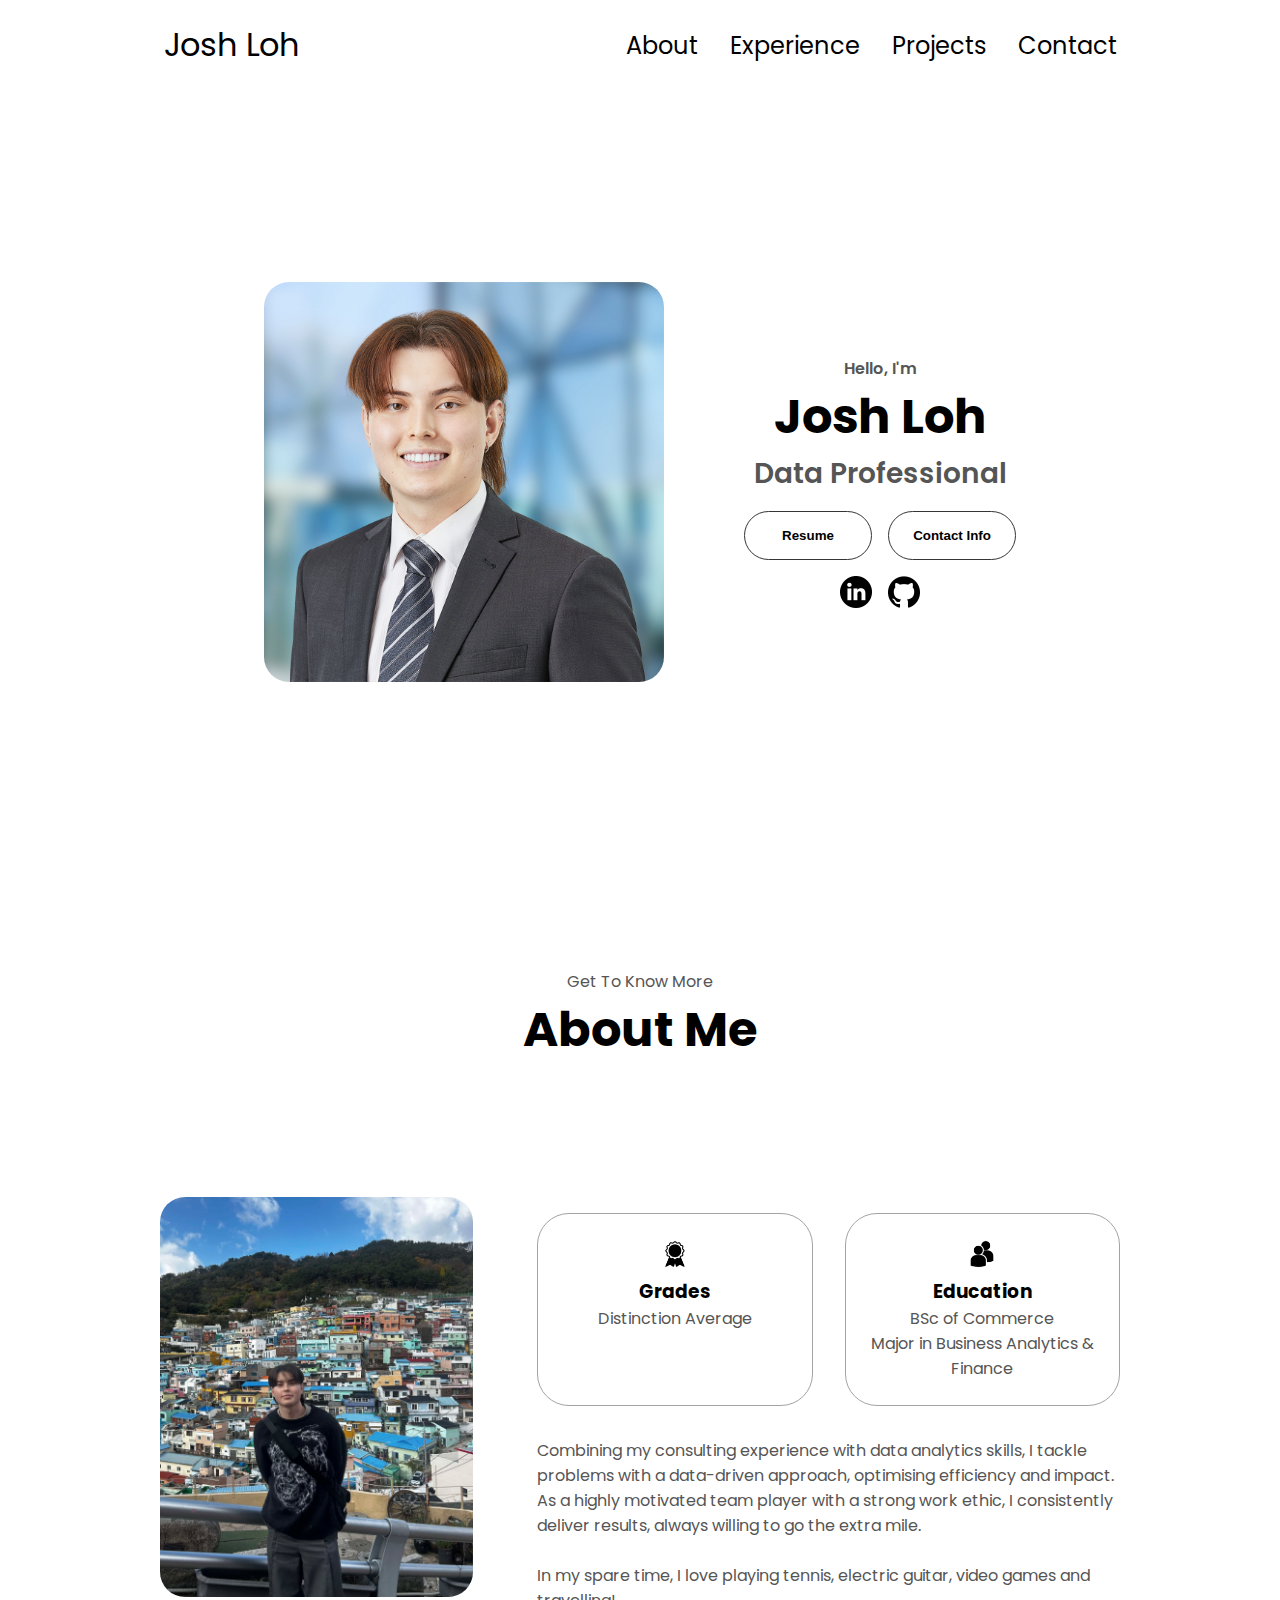
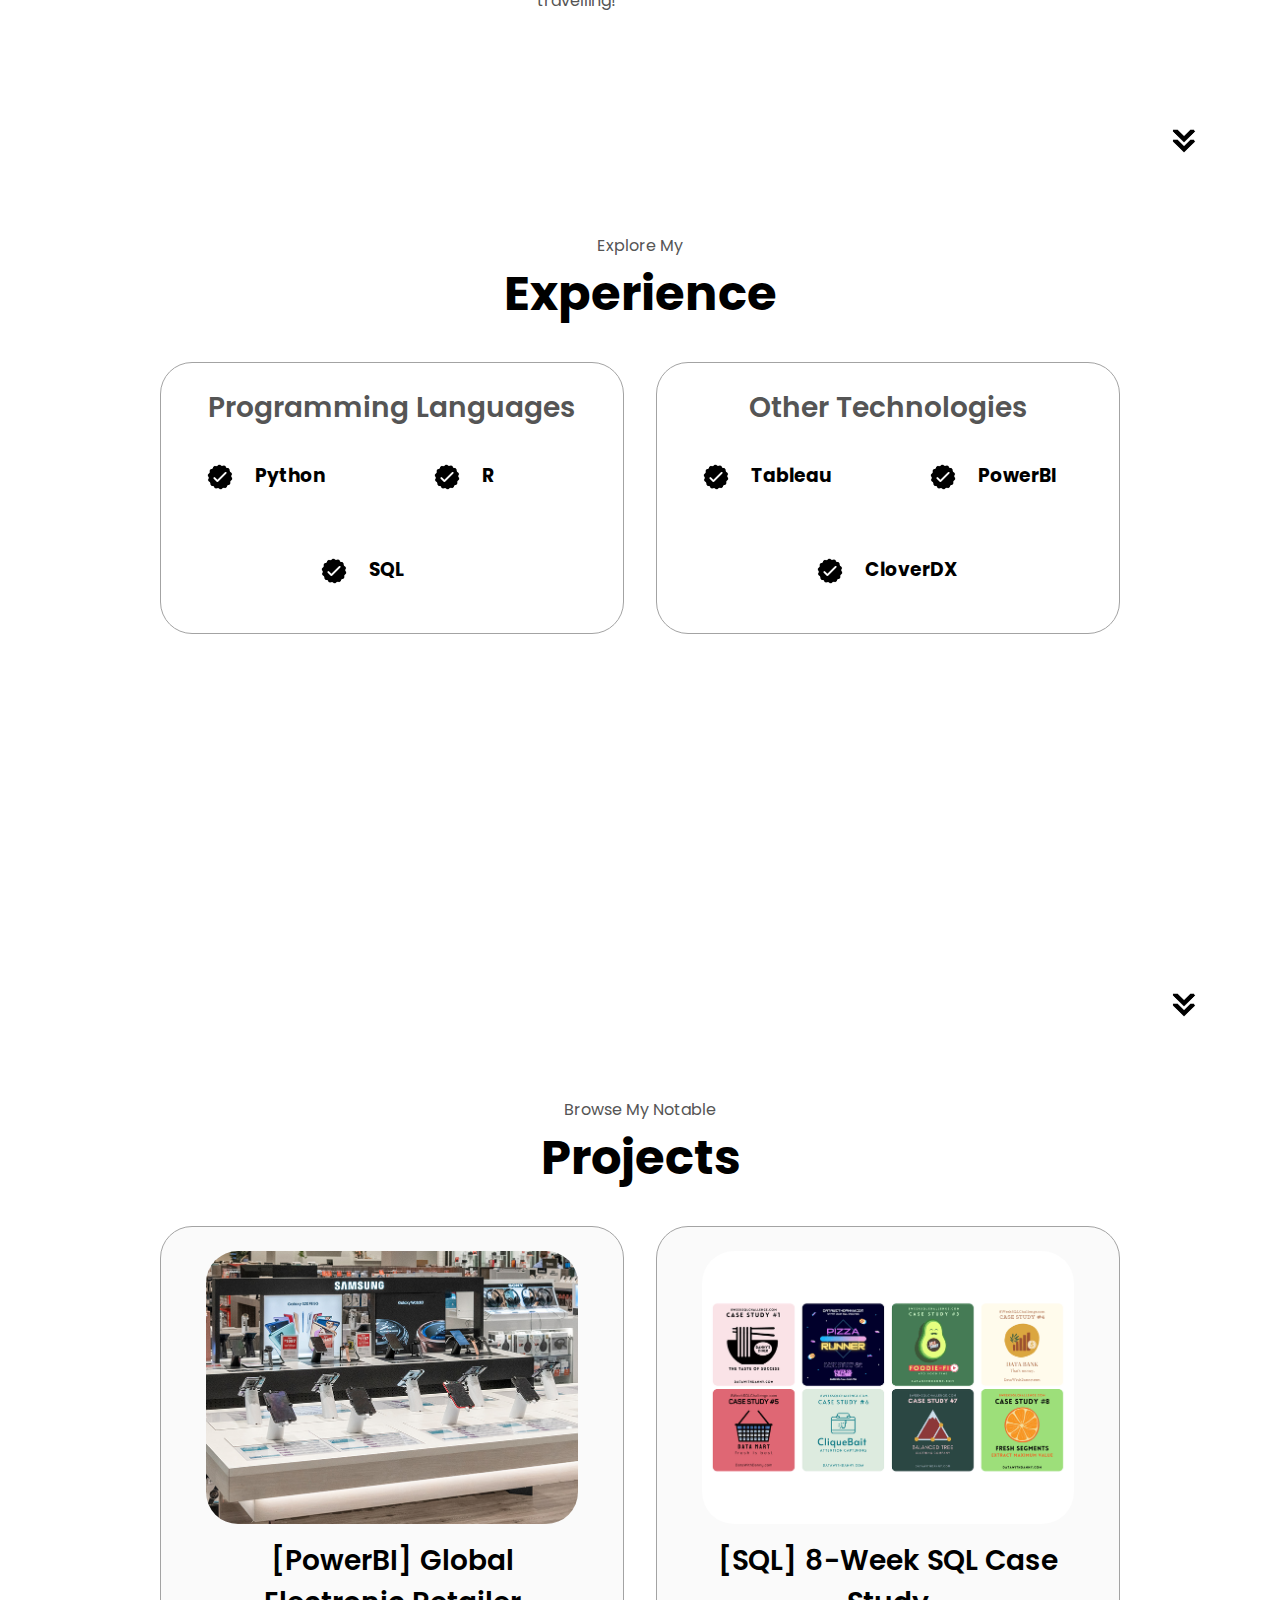
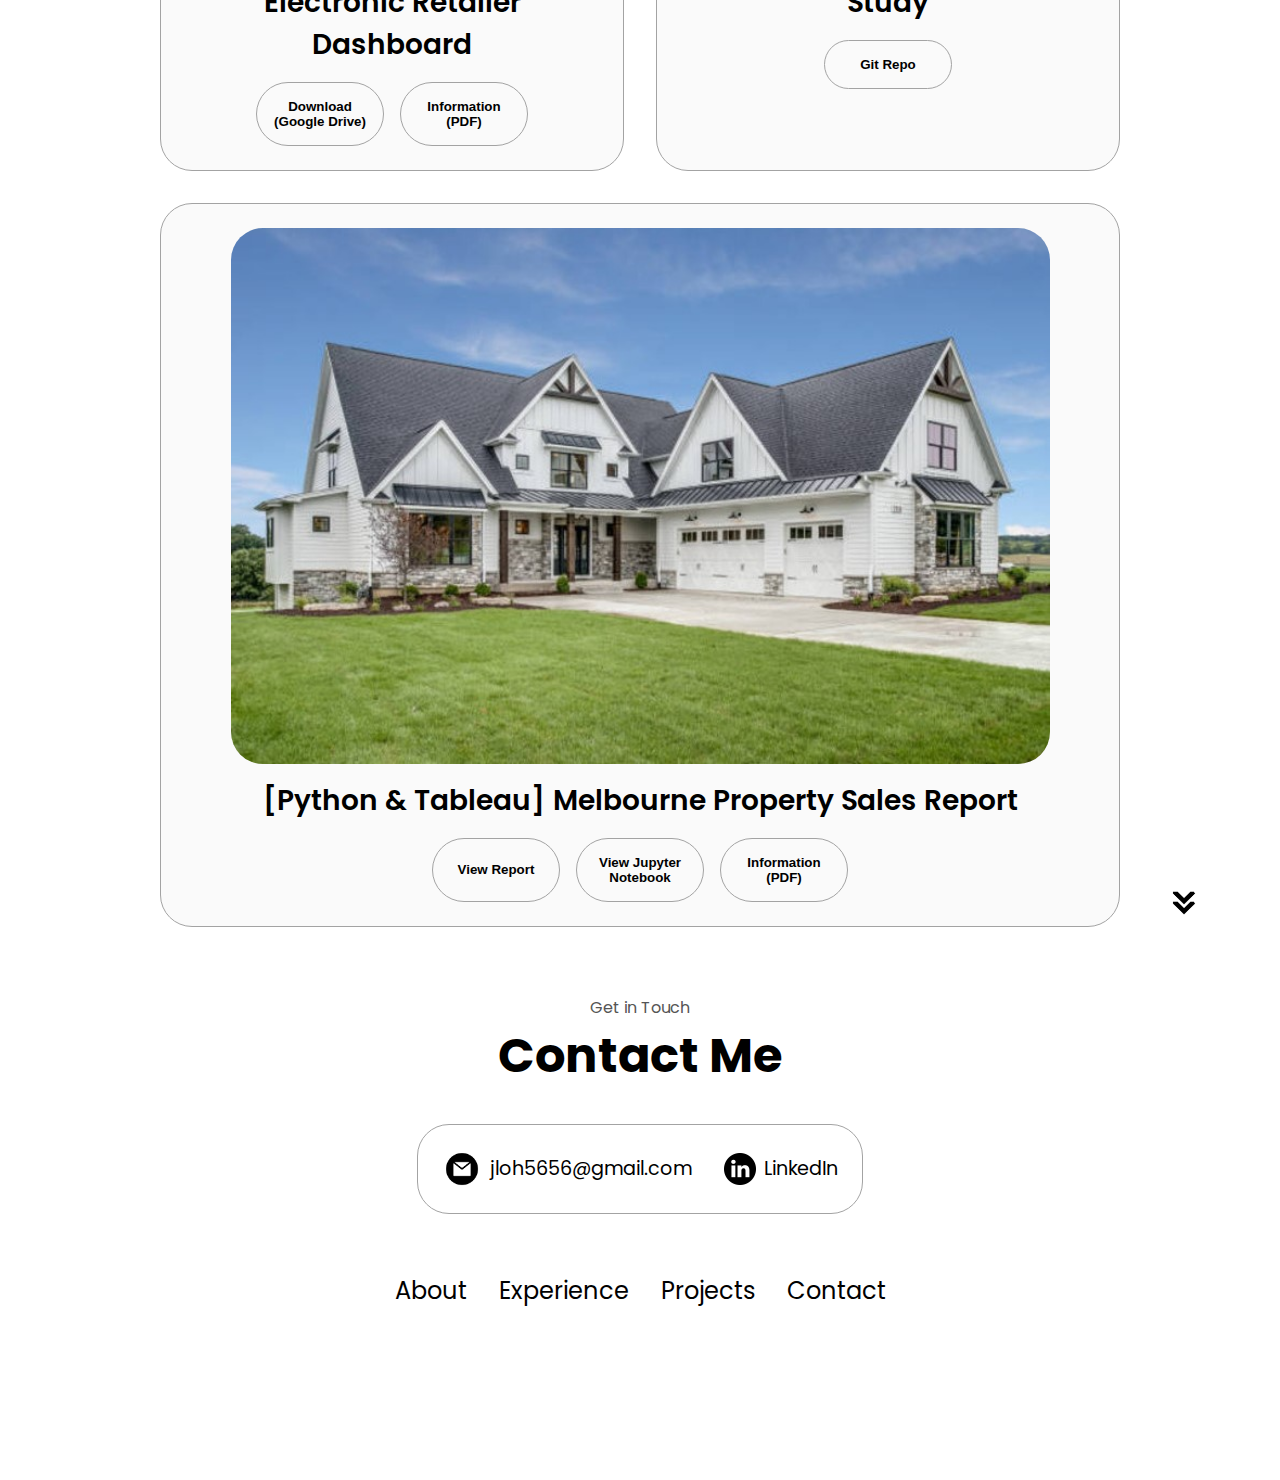
<file: index.html>
<!DOCTYPE html>
<html lang="en">
  <head>
    <meta charset="UTF-8" />
    <meta http-equiv="X-UA-Compatible" content="IE=edge" />
    <meta name="viewport" content="width=device-width, initial-scale=1.0" />
    <title>Josh Loh</title>
    <link rel="stylesheet" href="style.css" />
    <link rel="stylesheet" href="mediaqueries.css" />
  </head>
  <body>
    <nav id="desktop-nav">
      <div class="logo">Josh Loh</div>
      <div>
        <ul class="nav-links">
          <li><a href="#about">About</a></li>
          <li><a href="#experience">Experience</a></li>
          <li><a href="#projects">Projects</a></li>
          <li><a href="#contact">Contact</a></li>
        </ul>
      </div>
    </nav>
    <nav id="hamburger-nav">
      <div class="logo">Josh Loh</div>
      <div class="hamburger-menu">
        <div class="hamburger-icon" onclick="toggleMenu()">
          <span></span>
          <span></span>
          <span></span>
        </div>
        <div class="menu-links">
          <li><a href="#about" onclick="toggleMenu()">About</a></li>
          <li><a href="#experience" onclick="toggleMenu()">Experience</a></li>
          <li><a href="#projects" onclick="toggleMenu()">Projects</a></li>
          <li><a href="#contact" onclick="toggleMenu()">Contact</a></li>
        </div>
      </div>
    </nav>
    <section id="profile">
      <div class="section__pic-container">
        <img src="./assets/profile-pic.jpg" alt="Josh Loh's profile picture" />
      </div>
      <div class="section__text">
        <p class="section__text__p1">Hello, I'm</p>
        <h1 class="title">Josh Loh</h1>
        <p class="section__text__p2"> Data Professional</p>
        <div class="btn-container">
          <button
            class="btn btn-color-2"
            onclick="window.open('./assets/Josh Loh - CV.pdf')"
          >
            Resume
          </button>
          <button class="btn btn-color-2" onclick="location.href='#contact'">
            Contact Info
          </button>
        </div>
        <div id="socials-container">
          <img
            src="./assets/linkedin.png"
            alt="My LinkedIn profile"
            class="icon"
            onclick="location.href='https://www.linkedin.com/in/joshloh2/'"
          />
          <img
            src="./assets/github.png"
            alt="My Github profile"
            class="icon"
            onclick="location.href='https://github.com/joshlohx'"
          />
        </div>
      </div>
    </section>
    <section id="about">
      <p class="section__text__p1">Get To Know More</p>
      <h1 class="title">About Me</h1>
      <div class="section-container">
        <div class="section__pic-container">
          <img
            src="./assets/about-pic.png"
            alt="Profile picture"
            class="about-pic"
          />
        </div>
        <div class="about-details-container">
          <div class="about-containers">
            <div class="details-container">
              <img
                src="./assets/experience.png"
                alt="Experience icon"
                class="icon"
              />
              <h3>Grades</h3>
              <p>Distinction Average</p>
            </div>
            <div class="details-container">
              <img
                src="./assets/education.png"
                alt="Education icon"
                class="icon"
              />
              <h3>Education</h3>
              <p>BSc of Commerce<br />Major in Business Analytics & Finance</p>
            </div>
          </div>
          <div class="text-container">
            <p> Combining my consulting experience with data analytics skills, I tackle problems with a data-driven approach, optimising efficiency and impact. As a highly motivated team player with a strong work ethic, I consistently deliver results, always willing to go the extra mile.<br /><br />In my spare time, I love playing tennis, electric guitar, video games and travelling!
            </p>
          </div>
        </div>
      </div>
      <img
        src="./assets/arrow.png"
        alt="Arrow icon"
        class="icon arrow"
        onclick="location.href='#experience'"
      />
    </section>
    <section id="experience">
      <p class="section__text__p1">Explore My</p>
      <h1 class="title">Experience</h1>
      <div class="experience-details-container">
        <div class="about-containers">
          <div class="details-container">
            <h2 class="experience-sub-title">Programming Languages</h2>
            <div class="article-container">
              <article>
                <img
                  src="./assets/checkmark.png"
                  alt="Experience icon"
                  class="icon"
                />
                <div>
                  <h3>Python</h3>
                  <p id="white-out">Experienced</p>
                </div>
              </article>
              <article>
                <img
                  src="./assets/checkmark.png"
                  alt="Experience icon"
                  class="icon"
                />
                <div>
                  <h3>R</h3>
                  <p id="white-out">Experienced</p>
                </div>
              </article>
              <article>
                <img
                  src="./assets/checkmark.png"
                  alt="Experience icon"
                  class="icon"
                />
                <div>
                  <h3>SQL</h3>
                  <p id="white-out">Experienced</p>
                </div>
              </article>
            </div>
          </div>
          <div class="details-container">
            <h2 class="experience-sub-title">Other Technologies</h2>
            <div class="article-container">
              <article>
                <img
                  src="./assets/checkmark.png"
                  alt="Experience icon"
                  class="icon"
                />
                <div>
                  <h3>Tableau</h3>
                  <p id="white-out">Experienced</p>
                </div>
              </article>
              <article>
                <img
                  src="./assets/checkmark.png"
                  alt="Experience icon"
                  class="icon"
                />
                <div>
                  <h3>PowerBI</h3>
                  <p id="white-out">Experienced</p>
                </div>
              </article>
              <article>
                <img
                  src="./assets/checkmark.png"
                  alt="Experience icon"
                  class="icon"
                />
                <div>
                  <h3>CloverDX</h3>
                  <p id="white-out">Experienced</p>
                </div>
              </article>
            </div>
          </div>
        </div>
      </div>
      <img
        src="./assets/arrow.png"
        alt="Arrow icon"
        class="icon arrow"
        onclick="location.href='#projects'"
      />
    </section>
    <section id="projects">
      <p class="section__text__p1">Browse My Notable</p>
      <h1 class="title">Projects</h1>
      <div class="experience-details-container">
        <div class="about-containers">
          
          <div class="details-container color-container">
            <div class="article-container">
              <img
                src="./assets/project-1.png"
                alt="Project 1"
                class="project-img"
              />
            </div>
            <h2 class="experience-sub-title project-title">[PowerBI] Global Electronic Retailer Dashboard</h2>
            <div class="btn-container">
              <button
                class="btn btn-color-2 project-btn"
                onclick="window.open('https://drive.google.com/file/d/1Z_JvBPPJsO6lP46Y2eOog8gGggw7I13x/view?usp=drive_link')"
              >
                Download (Google Drive)
              </button>
              <button
                class="btn btn-color-2 project-btn"
                onclick="window.open('./assets/Information Sheet - Global Electronics Retailer Dashboard.pdf')"
              >
                Information (PDF)
              </button>
            </div>
          </div>
          
          <div class="details-container color-container">
            <div class="article-container">
              <img
                src="./assets/project-2fixed.png"
                alt="Project 2"
                class="project-img"
              />
            </div>
            <h2 class="experience-sub-title project-title">[SQL] 8-Week SQL Case Study</h2>
            <div class="btn-container">
              <button
                class="btn btn-color-2 project-btn"
                onclick="window.open('https://github.com/joshlohx/8-Week-SQL-Challenge/blob/main/README.md')"
                >
                Git Repo
              </button>

            </div>
          </div>

          <div class="details-container color-container">
            <div class="article-container">
              <img
                src="./assets/project-3.jpg"
                alt="Project 3"
                class="project-img"
              />
            </div>
            <h2 class="experience-sub-title project-title">[Python & Tableau] Melbourne Property Sales Report</h2>
            <div class="btn-container">
              <button
                class="btn btn-color-2 project-btn"
                onclick="window.open('https://public.tableau.com/views/MelbournePropertySales_17418366239170/Dashboard1?:language=en-GB&publish=yes&:sid=&:redirect=auth&:display_count=n&:origin=viz_share_link')"
                >
                View Report
              </button>
              
              <button
                class="btn btn-color-2 project-btn"
                onclick="window.open('./assets/Jupyter Notebook Report - Melbourne Property Sales.html')"
              >
              View Jupyter Notebook
              </button>

              <button
                class="btn btn-color-2 project-btn"
                onclick="window.open('./assets/Information Sheet - Melbourne Property Sales Report.pdf')"
              >
              Information (PDF)
              </button>
              
            </div>
          </div>
          
      </div>
      <img
        src="./assets/arrow.png"
        alt="Arrow icon"
        class="icon arrow"
        onclick="location.href='#contact'"
      />
    </section>
    <section id="contact">
      <p class="section__text__p1">Get in Touch</p>
      <h1 class="title">Contact Me</h1>
      <div class="contact-info-upper-container">
        <div class="contact-info-container">
          <img
            src="./assets/email.png"
            alt="Email icon"
            class="icon contact-icon email-icon"
          />
          <p><a href="mailto:jloh5656@gmail.com">jloh5656@gmail.com</a></p>
        </div>
        <div class="contact-info-container">
          <img
            src="./assets/linkedin.png"
            alt="LinkedIn icon"
            class="icon contact-icon"
          />
          <p><a href="https://www.linkedin.com/in/joshloh2/" target="_blank">LinkedIn</a></p>
        </div>
      </div>
    </section>
    <footer>
      <nav>
        <div class="nav-links-container">
          <ul class="nav-links">
            <li><a href="#about">About</a></li>
            <li><a href="#experience">Experience</a></li>
            <li><a href="#projects">Projects</a></li>
            <li><a href="#contact">Contact</a></li>
          </ul>
        </div>
      </nav>
    </footer>
    <script src="script.js"></script>
  </body>
</html>
</file>
<file: style.css>
/* GENERAL */

@import url("https://fonts.googleapis.com/css2?family=Poppins:wght@300;400;500;600&display=swap");

* {
  margin: 0;
  padding: 0;
}

body {
  font-family: "Poppins", sans-serif;
}

html {
  scroll-behavior: smooth;
}

p {
  color: rgb(85, 85, 85);
}

/* TRANSITION */

a,
.btn {
  transition: all 300ms ease;
}

/* DESKTOP NAV */

nav,
.nav-links {
  display: flex;
}

nav {
  justify-content: space-around;
  align-items: center;
  height: 10vh;
  user-select: none;
}

.nav-links {
  gap: 2rem;
  list-style: none;
  font-size: 1.5rem;
}

a {
  color: black;
  text-decoration: none;
  text-decoration-color: white;
}

a:hover {
  color: grey;
  text-decoration: underline;
  text-underline-offset: 0.5rem;
  text-decoration-color: rgb(181, 181, 181);
}

.logo {
  font-size: 2rem;
  user-select: none;
}

.logo:hover {
  cursor: default;
}

/* HAMBURGER MENU */

#hamburger-nav {
  display: none;
}

.hamburger-menu {
  position: relative;
  display: inline-block;
}

.hamburger-icon {
  display: flex;
  flex-direction: column;
  justify-content: space-between;
  height: 24px;
  width: 30px;
  cursor: pointer;
}

.hamburger-icon span {
  width: 100%;
  height: 2px;
  background-color: black;
  transition: all 0.3 ease-in-out;
}

.menu-links {
  position: absolute;
  top: 100%;
  right: 0;
  background-color: white;
  width: fit-content;
  max-height: 0;
  overflow: hidden;
  transition: all 0.3 ease-in-out;
}

.menu-links a {
  display: block;
  padding: 10px;
  text-align: center;
  font-size: 1.5rem;
  color: black;
  text-decoration: none;
  transition: all 0.3 ease-in-out;
}

.menu-links a:hover {
  color: grey;
  text-decoration: underline;
  text-underline-offset: 0.5rem;
  text-decoration-color: rgb(181, 181, 181);
}

.menu-links li {
  list-style: none;
}

.menu-links.open {
  max-height: 300px;
}

.hamburger-icon.open span:first-child {
  transform: rotate(45deg) translate(10px, 5px);
}

.hamburger-icon.open span:nth-child(2) {
  opacity: 0;
}

.hamburger-icon.open span:last-child {
  transform: rotate(-45deg) translate(10px, -5px);
}

.hamburger-icon span:first-child {
  transform: none;
}

.hamburger-icon span:first-child {
  opacity: 1;
}

.hamburger-icon span:first-child {
  transform: none;
}

/* SECTIONS */

section {
  padding-top: 4vh;
  height: 96vh;
  margin: 0 10rem;
  box-sizing: border-box;
  min-height: fit-content;
}

.section-container {
  display: flex;
}

/* PROFILE SECTION */

#profile {
  display: flex;
  justify-content: center;
  gap: 5rem;
  height: 80vh;
}

.section__pic-container {
  display: flex;
  height: 400px;
  width: 400px;
  margin: auto 0;
}

.section__pic-container img{
  border-radius: 25px;
  user-select: none;
}

.section__text {
  align-self: center;
  text-align: center;
  user-select: none;
}

.section__text p {
  font-weight: 600;
}

.section__text__p1 {
  text-align: center;
}

.section__text__p2 {
  font-size: 1.75rem;
  margin-bottom: 1rem;
}

.title {
  font-size: 3rem;
  text-align: center;
}

#socials-container {
  display: flex;
  justify-content: center;
  margin-top: 1rem;
  gap: 1rem;
}

/* ICONS */

.icon {
  cursor: pointer;
  height: 2rem;
}

/* BUTTONS */

.btn-container {
  display: flex;
  justify-content: center;
  gap: 1rem;
}

.btn {
  font-weight: 600;
  transition: all 300ms ease;
  padding: 1rem;
  width: 8rem;
  border-radius: 2rem;
}

.btn-color-1,
.btn-color-2 {
  border: rgb(53, 53, 53) 0.1rem solid;
}

.btn-color-1:hover,
.btn-color-2:hover {
  cursor: pointer;
}

.btn-color-1,
.btn-color-2:hover {
  background: rgb(53, 53, 53);
  color: white;
}

.btn-color-1:hover {
  background: rgb(0, 0, 0);
}

.btn-color-2 {
  background: none;
}

.btn-color-2:hover {
  border: rgb(255, 255, 255) 0.1rem solid;
}

.btn-container {
  gap: 1rem;
}

/* ABOUT SECTION */

#about {
  position: relative;
  user-select: none;
}

.about-containers {
  gap: 2rem;
  margin-bottom: 2rem;
  margin-top: 2rem;
}

.about-details-container {
  justify-content: center;
  flex-direction: column;
}

.about-containers,
.about-details-container {
  display: flex;
}

.about-pic {
  border-radius: 2rem;
}

.arrow {
  position: absolute;
  right: -5rem;
  bottom: 2.5rem;
}

.details-container {
  padding: 1.5rem;
  flex: 1;
  background: white;
  border-radius: 2rem;
  border: rgb(53, 53, 53) 0.1rem solid;
  border-color: rgb(163, 163, 163);
  text-align: center;
}

.details-container img:hover {
  cursor: default;
}

.section-container {
  gap: 4rem;
  height: 80%;
}

.section__pic-container {
  height: 400px;
  width: 400px;
  margin: auto 0;
}

/* EXPERIENCE SECTION */

#experience {
  position: relative;
  user-select: none;
}

.experience-sub-title {
  color: rgb(85, 85, 85);
  font-weight: 600;
  font-size: 1.75rem;
  margin-bottom: 2rem;
}

.experience-details-container {
  display: flex;
  justify-content: center;
  flex-direction: column;
}

.article-container {
  display: flex;
  text-align: initial;
  flex-wrap: wrap;
  flex-direction: row;
  gap: 2.5rem;
  justify-content: space-around;
}

article {
  display: flex;
  width: 10rem;
  justify-content: space-around;
  gap: 0.5rem;
}

article .icon {
  cursor: default;
}

#white-out {
  color: white;
  user-select: none;
}

/* PROJECTS SECTION */

#projects {
  position: relative;
  user-select: none;
}

.color-container {
  border-color: rgb(163, 163, 163);
  background: rgb(250, 250, 250);
}

.project-img {
  border-radius: 2rem;
  width: 90%;
  height: 90%;
}

.project-title {
  margin: 1rem;
  color: black;
}

.project-btn {
  color: black;
  border-color: rgb(163, 163, 163);
}

/* CONTACT */

#contact {
  display: flex;
  justify-content: center;
  flex-direction: column;
  height: 70vh;
  user-select: none;
}

.contact-info-upper-container {
  display: flex;
  justify-content: center;
  border-radius: 2rem;
  border: rgb(53, 53, 53) 0.1rem solid;
  border-color: rgb(163, 163, 163);
  background: (250, 250, 250);
  margin: 2rem auto;
  padding: 0.5rem;
}

.contact-info-container {
  display: flex;
  align-items: center;
  justify-content: center;
  gap: 0.5rem;
  margin: 1rem;
}

.contact-info-container p {
  font-size: larger;
}

.contact-icon {
  cursor: default;
}

.email-icon {
  height: 2.5rem;
}

/* FOOTER SECTION */

footer {
  height: 26vh;
  margin: 0 1rem;
  user-select: none;
}

footer p {
  text-align: center;
}
</file>
<file: mediaqueries.css>
@media screen and (max-width: 1400px) {
  #profile {
    height: 83vh;
    margin-bottom: 6rem;
  }
  .about-containers {
    flex-wrap: wrap;
  }
  #contact,
  #projects {
    height: fit-content;
  }
}

@media screen and (max-width: 1200px) {
  #desktop-nav {
    display: none;
  }
  #hamburger-nav {
    display: flex;
  }
  #experience,
  .experience-details-container {
    margin-top: 2rem;
  }
  #profile,
  .section-container {
    display: block;
  }
  .arrow {
    display: none;
  }
  section,
  .section-container {
    height: fit-content;
  }
  section {
    margin: 0 5%;
  }
  .section__pic-container {
    width: 275px;
    height: 275px;
    margin: 0 auto 2rem;
  }
  .about-containers {
    margin-top: 0;
  }
}

@media screen and (max-width: 600px) {
  #contact,
  footer {
    height: 40vh;
  }
  #profile {
    height: 83vh;
    margin-bottom: 0;
  }
  article {
    font-size: 1rem;
  }
  footer nav {
    height: fit-content;
    margin-bottom: 2rem;
  }
  .about-containers,
  .contact-info-upper-container,
  .btn-container {
    flex-wrap: wrap;
  }
  .contact-info-container {
    margin: 0;
  }
  .contact-info-container p,
  .nav-links li a {
    font-size: 1rem;
  }
  .experience-sub-title {
    font-size: 1.25rem;
  }
  .logo {
    font-size: 1.5rem;
  }
  .nav-links {
    flex-direction: column;
    gap: 0.5rem;
    text-align: center;
  }
  .section__pic-container {
    width: auto;
    height: 46vw;
    justify-content: center;
  }
  .section__text__p2 {
    font-size: 1.25rem;
  }
  .title {
    font-size: 2rem;
  }
  .text-container {
    text-align: justify;
  }
}
</file>
